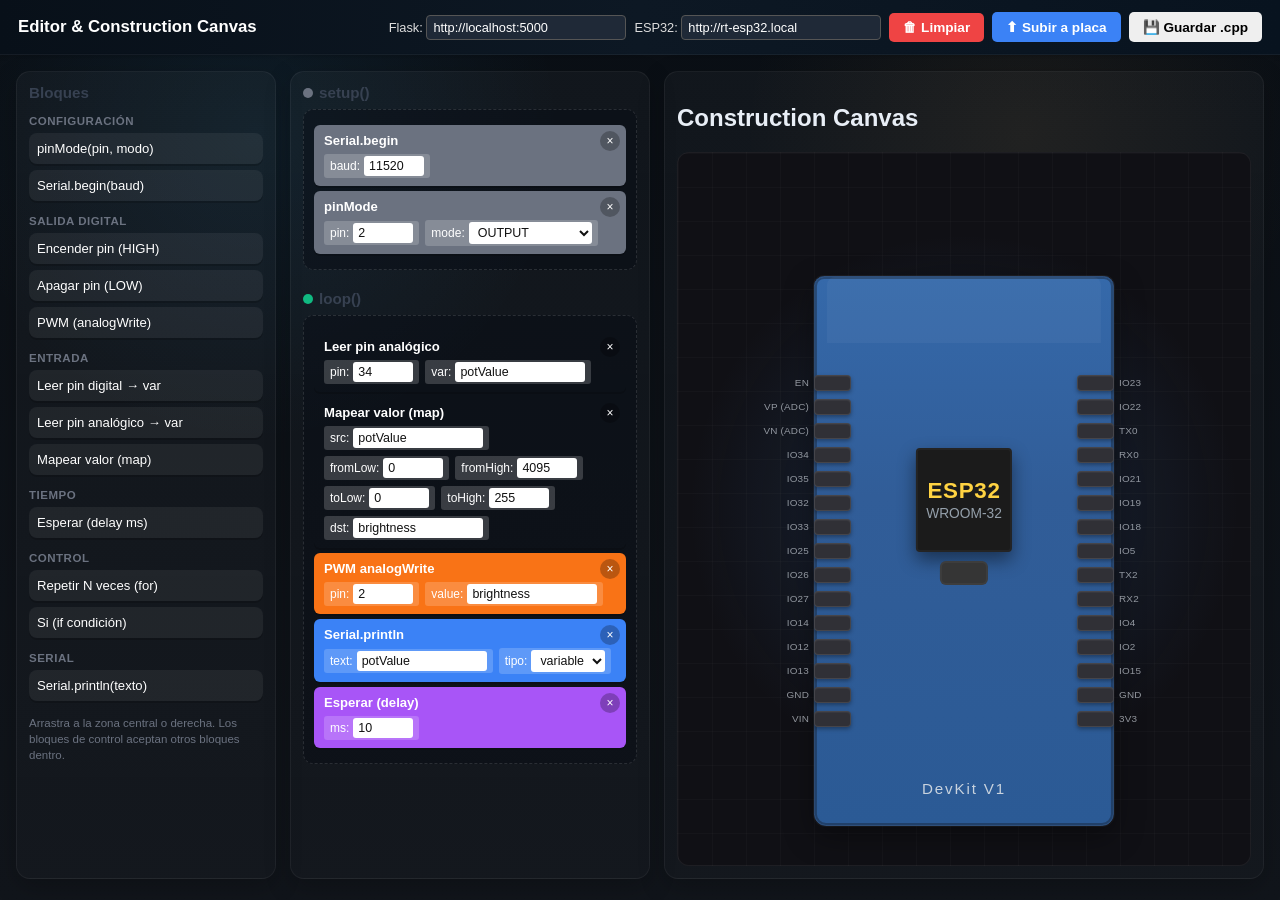
<file: blockcode/frontend/merged.html>
<!DOCTYPE html>
<html lang="es">
<head>
  <meta charset="UTF-8" />
  <meta name="viewport" content="width=device-width, initial-scale=1.0" />
  <title>BlockCode — Merged Editor + Canvas</title>
  <link rel="stylesheet" href="style.css" />
  <link rel="stylesheet" href="merged-style.css" />
</head>
<body>
  <header>
    <h1>Editor & Construction Canvas</h1>
    <div class="actions">
      <label class="server-input">
        Flask:
        <input id="server-url" type="text" value="http://localhost:5000" />
      </label>
      <label class="server-input">
        ESP32:
        <input id="esp32-url" type="text" value="http://rt-esp32.local" />
      </label>
      <button id="btn-clear"  title="Borrar todos los bloques">🗑 Limpiar</button>
      <button id="btn-upload" title="Enviar programa al ESP32 vía WiFi">⬆ Subir a placa</button>
      <button id="btn-save"   title="Compilar y descargar .cpp">💾 Guardar .cpp</button>
    </div>
  </header>

  <div id="file-warning" class="file-warning" hidden>
    Esta página se está abriendo con <strong>file://</strong>. Para evitar avisos de seguridad y permitir todas las funciones, ábrela desde <strong>http://localhost</strong> usando un servidor local.
  </div>

  <main class="merged-main">
    <section id="palette">
      <h2>Bloques</h2>

      <div class="category">
        <h3>Configuración</h3>
        <div class="palette-block cat-setup" draggable="true" data-block="pinMode">pinMode(pin, modo)</div>
        <div class="palette-block cat-setup" draggable="true" data-block="serialBegin">Serial.begin(baud)</div>
      </div>

      <div class="category">
        <h3>Salida digital</h3>
        <div class="palette-block cat-output" draggable="true" data-block="digitalHigh">Encender pin (HIGH)</div>
        <div class="palette-block cat-output" draggable="true" data-block="digitalLow">Apagar pin (LOW)</div>
        <div class="palette-block cat-output" draggable="true" data-block="analogWrite">PWM (analogWrite)</div>
      </div>

      <div class="category">
        <h3>Entrada</h3>
        <div class="palette-block cat-input" draggable="true" data-block="digitalRead">Leer pin digital → var</div>
        <div class="palette-block cat-input" draggable="true" data-block="analogRead">Leer pin analógico → var</div>
        <div class="palette-block cat-input" draggable="true" data-block="mapValue">Mapear valor (map)</div>
      </div>

      <div class="category">
        <h3>Tiempo</h3>
        <div class="palette-block cat-time" draggable="true" data-block="delay">Esperar (delay ms)</div>
      </div>

      <div class="category">
        <h3>Control</h3>
        <div class="palette-block cat-control" draggable="true" data-block="for">Repetir N veces (for)</div>
        <div class="palette-block cat-control" draggable="true" data-block="if">Si (if condición)</div>
      </div>

      <div class="category">
        <h3>Serial</h3>
        <div class="palette-block cat-serial" draggable="true" data-block="serialPrint">Serial.println(texto)</div>
      </div>

      <p class="hint">Arrastra a la zona central o derecha. Los bloques de control aceptan otros bloques dentro.</p>
    </section>

    <section id="workspace">
      <div class="workspace-section">
        <h2><span class="dot dot-setup"></span> setup()</h2>
        <div class="drop-zone" id="setup-zone" data-zone="setup"></div>
      </div>
      <div class="workspace-section">
        <h2><span class="dot dot-loop"></span> loop()</h2>
        <div class="drop-zone" id="loop-zone" data-zone="loop"></div>
      </div>
    </section>

    <!-- CENTER: CONSTRUCTION CANVAS -->
    <section id="canvas-area">
      <h2>Construction Canvas</h2>
      <div id="canvas">
        <div id="device-visual" aria-hidden="false">
          <div class="canvas-stage">
            <div class="pin-rail pin-rail-left" id="pin-list-left"></div>

            <div class="esp-board">
              <div class="esp-board-top"></div>
              <div class="esp-board-body">
                <div class="esp-chip">
                  <span class="esp-chip-title">ESP32</span>
                  <span class="esp-chip-subtitle">WROOM-32</span>
                </div>
                <div class="esp-chip-foot"></div>
                <div class="esp-board-label">DevKit V1</div>
              </div>
            </div>

            <div class="pin-rail pin-rail-right" id="pin-list-right"></div>
          </div>
        </div>
        <div id="components-layer"></div>
      </div>
    </section>
  </main>

  <!-- Status bar: shows feedback from ESP32 and Flask calls -->
  <pre id="server-output" style="margin:0;padding:8px 16px;background:#1e1e1e;color:#d4d4d4;font-size:0.78rem;min-height:2.4em;white-space:pre-wrap;border-top:1px solid #333">—</pre>

  <!-- Hidden code preview kept for compatibility with app.js -->
  <pre id="code-output" style="display:none"></pre>

  <script src="app.js"></script>
  <script src="merged.js"></script>
</body>
</html>
</file>
<file: blockcode/frontend/style.css>
* { box-sizing: border-box; }
html, body { margin: 0; height: 100%; }
body {
  font-family: 'Segoe UI', Tahoma, sans-serif;
  background: #eef1f5;
  color: #222;
  display: flex;
  flex-direction: column;
  height: 100vh;
}

/* HEADER */
header {
  background: linear-gradient(90deg, #1f2937, #374151);
  color: white;
  padding: 10px 18px;
  display: flex;
  justify-content: space-between;
  align-items: center;
  box-shadow: 0 2px 4px rgba(0,0,0,.15);
}
header h1 { margin: 0; font-size: 1.05rem; font-weight: 600; }
.actions { display: flex; gap: 8px; align-items: center; }
.server-input { font-size: .8rem; color: #ddd; }
.server-input input {
  padding: 4px 6px; border-radius: 4px; border: 1px solid #555;
  background: #1f2937; color: white; width: 200px; font-size: .8rem;
}
.actions button {
  padding: 7px 14px; border: none; border-radius: 5px;
  cursor: pointer; font-weight: 600; font-size: .85rem;
  transition: transform .1s, filter .15s;
}
.actions button:hover { filter: brightness(1.1); }
.actions button:active { transform: translateY(1px); }
#btn-clear   { background: #ef4444; color: white; }
#btn-generate{ background: #10b981; color: white; }
#btn-upload  { background: #3b82f6; color: white; }

/* LAYOUT */
main {
  display: grid;
  grid-template-columns: 260px 1fr 420px;
  gap: 10px;
  padding: 10px;
  flex: 1;
  min-height: 0;
}
#palette, #workspace, #preview {
  background: white;
  border-radius: 8px;
  padding: 12px;
  overflow-y: auto;
  box-shadow: 0 1px 3px rgba(0,0,0,.08);
}

/* PALETTE */
#palette h2, #workspace h2, #preview h2 {
  margin: 0 0 8px 0; font-size: .95rem; color: #374151;
}
.category h3 {
  font-size: .72rem; color: #6b7280; margin: 14px 0 6px;
  text-transform: uppercase; letter-spacing: .5px;
}
.palette-block {
  display: block;
  padding: 8px 10px;
  margin: 4px 0;
  border-radius: 6px;
  color: white;
  font-size: .82rem;
  cursor: grab;
  user-select: none;
  box-shadow: 0 2px 0 rgba(0,0,0,.18);
  font-weight: 500;
}
.palette-block:active { cursor: grabbing; }

/* Category colors (Scratch-like) */
.cat-setup   { background: #6b7280; }
.cat-output  { background: #f97316; }
.cat-input   { background: #14b8a6; }
.cat-time    { background: #a855f7; }
.cat-control { background: #f59e0b; }
.cat-serial  { background: #3b82f6; }

.hint { font-size: .72rem; color: #6b7280; margin-top: 14px; line-height: 1.4; }

/* WORKSPACE */
.workspace-section { margin-bottom: 14px; }
.workspace-section h2 { display: flex; align-items: center; gap: 6px; }
.dot { width: 10px; height: 10px; border-radius: 50%; display: inline-block; }
.dot-setup { background: #6b7280; }
.dot-loop  { background: #10b981; }

.drop-zone {
  min-height: 90px;
  border: 2px dashed #cbd5e1;
  border-radius: 6px;
  padding: 8px;
  background: #f8fafc;
  transition: background .15s, border-color .15s;
}
.drop-zone.drag-over { background: #dbeafe; border-color: #3b82f6; }

/* WORKSPACE BLOCKS */
.workspace-block {
  position: relative;
  padding: 8px 10px;
  margin: 5px 0;
  border-radius: 6px;
  color: white;
  cursor: grab;
  box-shadow: 0 2px 0 rgba(0,0,0,.18);
  font-size: .82rem;
}
.workspace-block:active { cursor: grabbing; }
.workspace-block .block-label { font-weight: 600; padding-right: 22px; display: block; }
.workspace-block .block-params {
  display: flex; flex-wrap: wrap; gap: 6px; margin-top: 6px; align-items: center;
}
.workspace-block label {
  font-size: .75rem; display: inline-flex; align-items: center; gap: 4px;
  background: rgba(255,255,255,.18); padding: 2px 6px; border-radius: 3px;
}
.workspace-block input, .workspace-block select {
  padding: 3px 5px; border-radius: 3px; border: none;
  font-size: .78rem; background: white; color: #111;
}
.workspace-block input[type=number] { width: 60px; }
.workspace-block input[type=text]   { width: 130px; }
.workspace-block .remove-btn {
  position: absolute; top: 6px; right: 6px;
  background: rgba(0,0,0,.25); color: white; border: none; border-radius: 50%;
  width: 20px; height: 20px; line-height: 18px; cursor: pointer;
  font-size: .75rem; padding: 0;
}
.workspace-block .remove-btn:hover { background: rgba(0,0,0,.5); }
.workspace-block .inner-zone {
  margin-top: 8px; padding: 8px;
  background: rgba(255,255,255,.22); border-radius: 4px;
  min-height: 44px; border: 2px dashed rgba(255,255,255,.4);
}
.workspace-block .inner-zone.drag-over { background: rgba(255,255,255,.4); }

/* Apply category colors to workspace blocks too */
.workspace-block[data-block="pinMode"],
.workspace-block[data-block="serialBegin"]   { background: #6b7280; }
.workspace-block[data-block="digitalHigh"],
.workspace-block[data-block="digitalLow"],
.workspace-block[data-block="analogWrite"]   { background: #f97316; }
.workspace-block[data-block="digitalRead"]   { background: #14b8a6; }
.workspace-block[data-block="delay"]         { background: #a855f7; }
.workspace-block[data-block="for"],
.workspace-block[data-block="if"]            { background: #f59e0b; }
.workspace-block[data-block="serialPrint"]   { background: #3b82f6; }

/* PREVIEW */
#code-output, #server-output {
  background: #0f172a; color: #e2e8f0; padding: 12px; border-radius: 6px;
  font-family: 'Consolas', 'Monaco', monospace; font-size: .78rem;
  white-space: pre-wrap; word-break: break-word;
  max-height: 45vh; overflow-y: auto; margin: 0 0 10px;
}
#server-output { max-height: 30vh; }
</file>
<file: blockcode/frontend/merged-style.css>
/* merged-style.css — layout and retro canvas styling for merged editor */
:root{
  --bg:#0c1118;
  --panel:#111827;
  --panel-2:#0f1726;
  --muted:#9aa6b2;
  --text:#e8eef6;
  --accent:#3ab7ff;
  --amber:#e2aa57;
  --chip:#1b1b1b;
  --board:#295ca1;
  --board-edge:#2f4f7a;
  --board-scale: 1;
  --pin-rail-width: 140px;
  --pin-rail-offset: 74px;
  --pin-rail-gap: 12px;
  --pin-row-gap: 8px;
  --pin-row-min-height: 22px;
  --pin-label-width: 92px;
  --pin-button-width: 54px;
  --pin-button-height: 23px;
  --pin-button-radius: 5px;
  --pin-font-size: 0.84rem;
}

html, body{height:100%;}
html{overflow:hidden;} /* prevent a page-level scrollbar; each panel scrolls itself */
body{
  background:
    radial-gradient(circle at 20% 15%, rgba(58,183,255,.08), transparent 24%),
    radial-gradient(circle at 80% 15%, rgba(226,170,87,.07), transparent 22%),
    linear-gradient(180deg,#0a0f15 0%, #11151b 100%);
  color:var(--text);
}

header{
  display:flex;align-items:center;justify-content:space-between;
  padding:12px 18px;
  background:linear-gradient(90deg,#081019,#0d1824 50%, #08131f);
  border-bottom:1px solid rgba(255,255,255,0.05)
}

.actions{display:flex;gap:8px;align-items:center;flex-wrap:wrap}

#file-warning{
  margin:12px 16px 0;
  padding:10px 12px;
  border-radius:10px;
  border:1px solid rgba(255,200,90,0.25);
  background:rgba(226,170,87,0.12);
  color:#f6e7c6;
}

.merged-main{
  display:grid;
  /* palette | workspace | canvas */
  grid-template-columns: 260px 360px 1fr;
  gap:14px;
  padding:16px;
  min-height:0;
  flex:1;
}

#palette,
#workspace,
#canvas-area{
  background:linear-gradient(180deg, rgba(255,255,255,0.03), rgba(255,255,255,0.015));
  border:1px solid rgba(255,255,255,0.05);
  box-shadow:0 8px 26px rgba(0,0,0,0.22);
  border-radius:14px;
}

#palette,
#workspace{
  padding:12px;
  overflow:auto;
  min-height:0;
  min-width:0; /* allow column to shrink below content width */
}

#workspace{display:flex;flex-direction:column;gap:10px}

#palette,
#workspace,
#canvas-area{
  height: calc(100vh - 92px);
  min-width:0;
}

.workspace-section{margin-bottom:10px}
.workspace-section:last-child{margin-bottom:0}

.drop-zone{
  min-height:140px;
  border:1px dashed rgba(255,255,255,0.12);
  padding:10px;
  border-radius:10px;
  background:rgba(8,12,20,0.45);
}

#canvas-area{
  padding:12px;
  overflow:hidden;
  min-height:0;
  display:flex;
  flex-direction:column;
}

#canvas{
  position:relative;
  flex:1;
  min-height:0;
  overflow:auto;
  border-radius:12px;
  border:1px solid rgba(255,255,255,0.06);
  background:
    linear-gradient(rgba(255,255,255,0.02) 1px, transparent 1px),
    linear-gradient(90deg, rgba(255,255,255,0.02) 1px, transparent 1px),
    radial-gradient(circle at center, rgba(53,100,160,0.28), rgba(0,0,0,0) 60%),
    #101015;
  background-size:34px 34px, 34px 34px, auto, auto;
  padding:18px;
}

.canvas-hint{
  position:sticky;
  top:0;
  z-index:2;
  margin:0 0 14px;
  padding:8px 10px;
  width:max-content;
  max-width:100%;
  border-radius:999px;
  background:rgba(0,0,0,0.4);
  color:var(--muted);
  backdrop-filter:blur(6px);
}

#device-visual{
  min-height:760px;
  width:100%;
  display:flex;
  align-items:center;
  justify-content:center;
}

.canvas-stage{
  position:relative;
  width:100%;
  max-width:1100px;
  /* JS sets --board-height so pin-rail top:50% centers on the board */
  height: var(--board-height, 760px);
  margin:0 auto;
}

.pin-rail{
  position:absolute;
  /* center vertically on the stage (JS sets --board-height so stage = max(board,pins)) */
  top:50%;
  transform:translateY(-50%);
  display:flex;
  flex-direction:column;
  gap:var(--pin-rail-gap);
  /* no fixed height — let content define it so flex overflow doesn't shift the center */
  width:var(--pin-rail-width);
  padding:6px 8px;
  box-sizing:border-box;
  z-index:5;
}

/* --board-half-px is the board's measured half-width in px, set by JS */
.pin-rail-left{left:calc(50% - var(--board-half-px, 260px) - var(--pin-rail-offset)); align-items:flex-end;}
.pin-rail-right{right:calc(50% - var(--board-half-px, 260px) - var(--pin-rail-offset)); align-items:flex-start;}

.pin-row{
  display:flex;
  align-items:center;
  gap:var(--pin-row-gap);
  min-height:var(--pin-row-min-height);
  color:rgba(230,236,244,0.64);
  font-size:var(--pin-font-size);
  letter-spacing:0.02em;
}

/* layout tweaks per side — both use flex-start so buttons sit against the board edge */
.pin-row.pin-row-left{justify-content:flex-start;}
.pin-row.pin-row-right{justify-content:flex-start;}

.pin-label{width:var(--pin-label-width); text-align:right; opacity:0.95}
.pin-rail-right .pin-label{order:2; text-align:left; width:var(--pin-label-width); opacity:0.95}

.pin-button{
  width:var(--pin-button-width);
  height:var(--pin-button-height);
  border-radius:var(--pin-button-radius);
  border:1px solid rgba(255,255,255,0.10);
  background:#303036;
  color:var(--text);
  display:inline-flex;
  align-items:center;
  justify-content:center;
  font-size:var(--pin-font-size);
  cursor:pointer;
  box-shadow:inset 0 1px 1px rgba(255,255,255,0.05), 0 2px 4px rgba(0,0,0,0.35);
}
.pin-button.active{background:#19c2ff; box-shadow:0 0 0 1px rgba(25,194,255,0.35), 0 0 16px rgba(25,194,255,0.55)}

.esp-board{
  position:absolute;
  left:50%;
  top:var(--board-top, 0px);
  transform:translateX(-50%);
  /* Fixed CSS percentage — no --board-scale here to avoid circular dependency with JS */
  width:56%;
  min-height:490px;
  max-width:520px;
  aspect-ratio: 12 / 22; /* keeps board proportions */
  border-radius:10px 10px 12px 12px;
  background:linear-gradient(180deg, #3569aa 0%, #315d98 40%, #2b5a95 100%);
  border:1px solid var(--board-edge);
  box-shadow:
    0 0 0 2px rgba(20,30,45,0.42) inset,
    0 10px 30px rgba(0,0,0,0.38),
    0 0 0 1px rgba(255,255,255,0.05);
  overflow:visible;
}

.esp-board-top{
  position:absolute;
  left:4%;
  right:4%;
  top:0;
  height:12%;
  border-radius:8px 8px 0 0;
  background:rgba(255,255,255,0.04);
}

.esp-board-body{
  position:absolute;
  top:14%;
  left:0;
  right:0;
  bottom:0;
}

.esp-chip{
  position:absolute;
  left:50%;
  top:20%;
  transform:translateX(-50%);
  width:28%;
  height:22%;
  min-width:96px;
  min-height:64px;
  border-radius:4px;
  background:var(--chip);
  box-shadow:0 0 0 2px rgba(255,255,255,0.04) inset, 0 8px 18px rgba(0,0,0,0.45);
  display:flex;
  flex-direction:column;
  align-items:center;
  justify-content:center;
}

.esp-chip-title{
  color:#ffd342;
  font-size:1.4rem;
  font-weight:700;
  letter-spacing:0.03em;
}

.esp-chip-subtitle{
  color:#95a0ab;
  font-size:0.86rem;
  margin-top:2px;
}

.esp-chip-foot{
  position:absolute;
  left:50%;
  top:44%;
  transform:translateX(-50%);
  width:14%;
  height:5%;
  min-width:48px;
  min-height:20px;
  border-radius:6px;
  background:#353535;
  box-shadow:0 0 0 2px rgba(255,255,255,0.04) inset;
}

.esp-board-label{
  position:absolute;
  left:50%;
  bottom:6%;
  transform:translateX(-50%);
  color:#c9d3de;
  font-size:0.95rem;
  letter-spacing:0.12em;
}

#components-layer{position:relative}

/* Hide preview elements (kept for scripts) */
#code-output,
#server-output{display:none}

/* Keep palette buttons readable on the darker theme */
.palette-block{background:rgba(255,255,255,0.06);padding:8px;border-radius:8px;margin:6px 0;cursor:grab}
.palette-block:active{cursor:grabbing}

/* ── Scrollbars ─────────────────────────────────────────────────────────── */
/* Use * so every scrollable container is covered (body, panels, canvas, etc.) */

/* Firefox */
* {
  scrollbar-width: thin;
  scrollbar-color: rgba(58,183,255,0.35) transparent;
}

/* Webkit (Chrome, Edge, Safari) */
*::-webkit-scrollbar {
  width: 5px;
  height: 5px;
}

*::-webkit-scrollbar-track {
  background: transparent;
}

*::-webkit-scrollbar-thumb {
  background: rgba(58,183,255,0.35);
  border-radius: 999px;
}

*::-webkit-scrollbar-thumb:hover {
  background: rgba(58,183,255,0.6);
}

*::-webkit-scrollbar-corner {
  background: transparent;
}

@media (max-width: 900px){
  .merged-main{grid-template-columns:1fr;}
  #device-visual{min-width:640px;}
}
</file>
